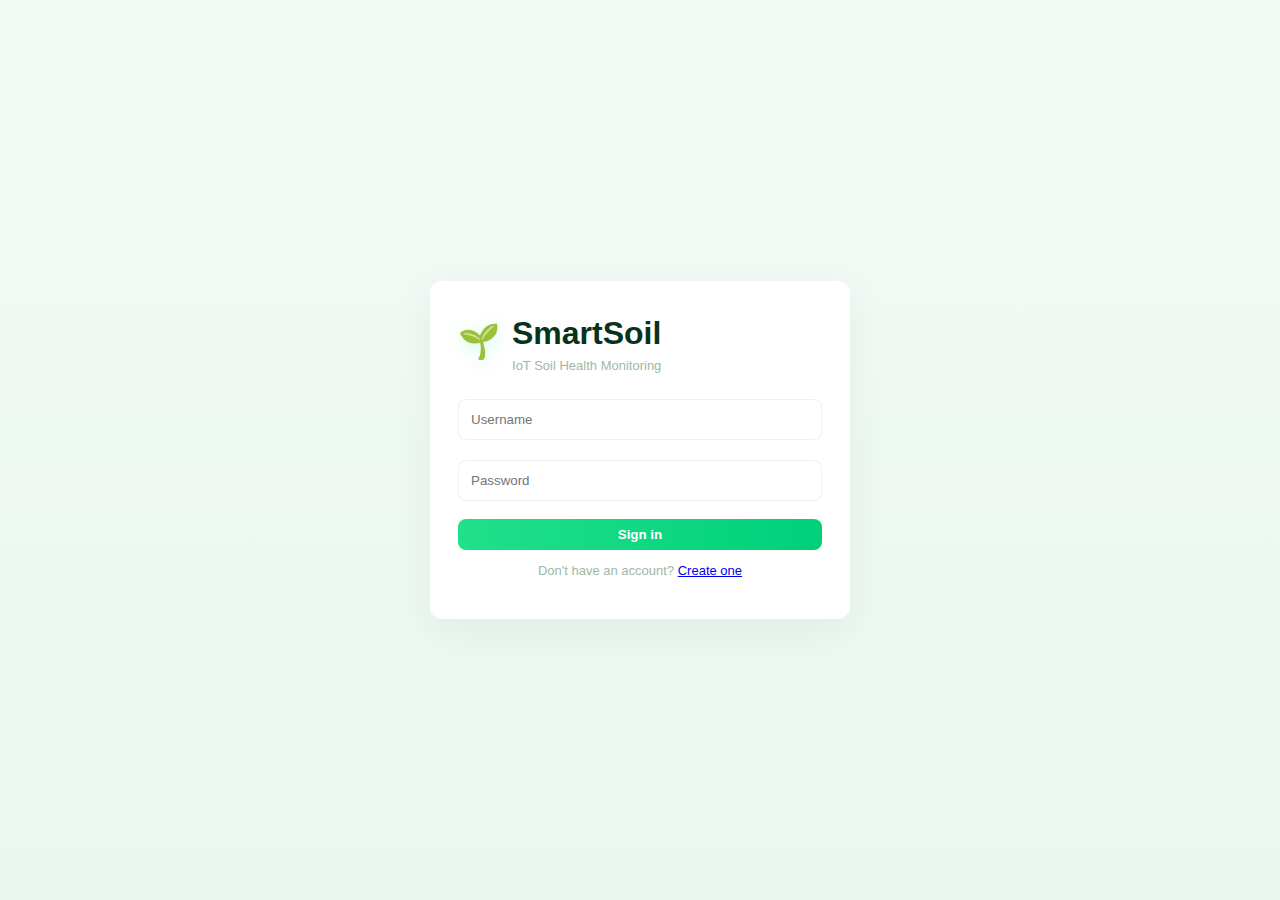
<file: index.html>
<!doctype html>
<html lang="en">
<head>
  <meta charset="utf-8"/>
  <meta name="viewport" content="width=device-width,initial-scale=1"/>
  <title>SmartSoil — Login</title>
  <link rel="stylesheet" href="style.css"/>
</head>
<body class="auth-page">
  <div class="auth-card">
    <div class="brand">
      <div class="logo">🌱</div>
      <div>
        <h1>SmartSoil</h1>
        <div class="small">IoT Soil Health Monitoring</div>
      </div>
    </div>
    <input id="login-username" placeholder="Username"/>
    <input id="login-password" type="password" placeholder="Password"/>
    <button class="btn auth-primary" onclick="loginUser()">Sign in</button>
    <p class="small">Don't have an account? <a href="register.html">Create one</a></p>
  </div>
  <script src="script.js"></script>
</body>
</html>
</file>
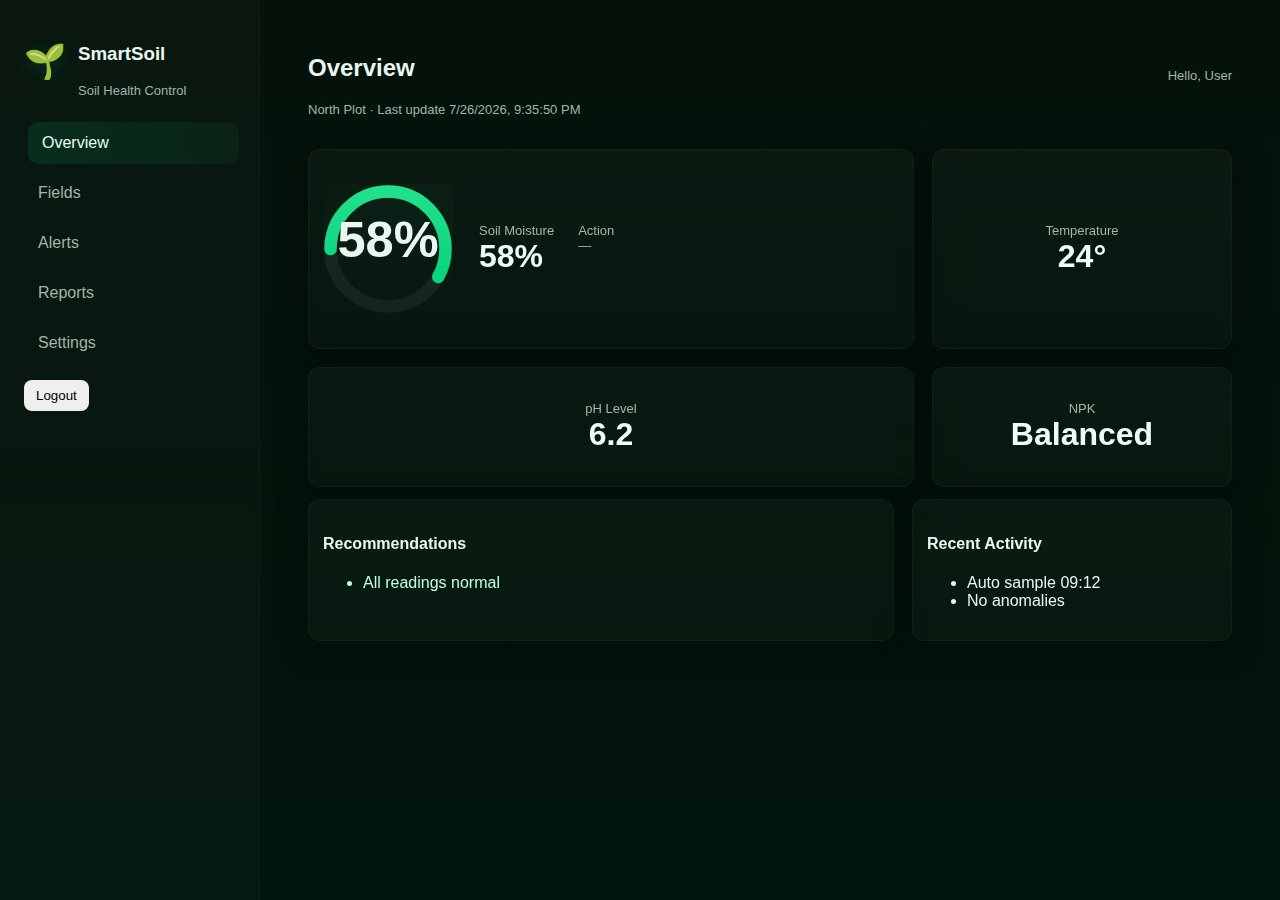
<file: admin.html>
<!doctype html>
<html lang="en">
<head>
  <meta charset="utf-8"/>
  <meta name="viewport" content="width=device-width,initial-scale=1"/>
  <title>Admin Panel — SmartSoil</title>
  <link rel="stylesheet" href="style.css"/>
  <link rel="stylesheet" href="https://cdnjs.cloudflare.com/ajax/libs/font-awesome/6.0.0/css/all.min.css"/>
</head>
<body class="app">
  <aside class="sidebar">
    <div class="brand">
      <div class="logo">🌱</div>
      <div class="brand-text"><h3>SmartSoil</h3><div class="small muted">Admin Panel</div></div>
    </div>
    <nav class="nav">
      <ul>
        <li onclick="navTo('dashboard')">Overview</li>
        <li onclick="navTo('fields')">Fields</li>
        <li onclick="navTo('alerts')">Alerts</li>
        <li onclick="navTo('reports')">Reports</li>
        <li onclick="navTo('settings')">Settings</li>
        <li class="active" onclick="navTo('admin')">Admin</li>
      </ul>
    </nav>
    <div style="margin-top:auto">
      <button class="btn btn-ghost" onclick="logoutUser()">Logout</button>
    </div>
  </aside>

  <main class="main">
    <header class="topbar">
      <div>
        <h2>Admin Panel</h2>
        <div class="small muted">Manage users & system</div>
      </div>
      <div class="small">Hello, <span id="user-name">Admin</span></div>
    </header>

    <section class="container content">
      <div class="grid">
        <div class="card">
          <h4><i class="fas fa-users"></i> User Management</h4>
          <p class="small muted">View and manage registered users</p>
          <table id="user-table" class="admin-table">
            <thead>
              <tr>
                <th>Username</th>
                <th>Email</th>
                <th>Role</th>
                <th>Actions</th>
              </tr>
            </thead>
            <tbody>
              <!-- Users will be populated here -->
            </tbody>
          </table>
        </div>

        <div class="card">
          <h4><i class="fas fa-chart-line"></i> System Overview</h4>
          <p class="small muted">Quick links to system sections</p>
          <div class="admin-links">
            <a href="#" onclick="navTo('dashboard')" class="admin-link"><i class="fas fa-tachometer-alt"></i> Dashboard</a>
            <a href="#" onclick="navTo('fields')" class="admin-link"><i class="fas fa-seedling"></i> Fields</a>
            <a href="#" onclick="navTo('alerts')" class="admin-link"><i class="fas fa-bell"></i> Alerts</a>
            <a href="#" onclick="navTo('reports')" class="admin-link"><i class="fas fa-file-alt"></i> Reports</a>
          </div>
        </div>

        <div class="card">
          <h4><i class="fas fa-cogs"></i> System Stats</h4>
          <div class="stat-grid">
            <div class="stat-item">
              <div class="stat-number" id="total-users">0</div>
              <div class="small muted">Total Users</div>
            </div>
            <div class="stat-item">
              <div class="stat-number" id="active-fields">2</div>
              <div class="small muted">Active Fields</div>
            </div>
            <div class="stat-item">
              <div class="stat-number" id="active-alerts">0</div>
              <div class="small muted">Active Alerts</div>
            </div>
          </div>
        </div>
      </div>
    </section>
  </main>

  <script src="script.js"></script>
  <script>
    document.addEventListener('DOMContentLoaded', function() {
      if (!isAdmin()) {
        alert('Access denied. Admin privileges required.');
        window.location.href = 'dashboard.html';
        return;
      }

      // Populate user table
      const users = JSON.parse(localStorage.getItem('smartsoil_users') || '[]');
      const tbody = document.getElementById('user-table').querySelector('tbody');
      users.forEach(user => {
        const row = document.createElement('tr');
        row.innerHTML = `
          <td>${user.username}</td>
          <td>${user.email}</td>
          <td>${user.role}</td>
          <td>
            <button class="btn btn-small" onclick="editUser('${user.username}')">Edit</button>
            <button class="btn btn-small btn-danger" onclick="deleteUser('${user.username}')">Delete</button>
          </td>
        `;
        tbody.appendChild(row);
      });

      // Update stats
      document.getElementById('total-users').textContent = users.length;
    });

    function editUser(username) {
      alert('Edit user: ' + username + ' (Demo: not implemented)');
    }

    function deleteUser(username) {
      if (confirm('Delete user: ' + username + '?')) {
        const users = JSON.parse(localStorage.getItem('smartsoil_users') || '[]');
        const filtered = users.filter(u => u.username !== username);
        localStorage.setItem('smartsoil_users', JSON.stringify(filtered));
        location.reload();
      }
    }
  </script>
</body>
</html>
</file>
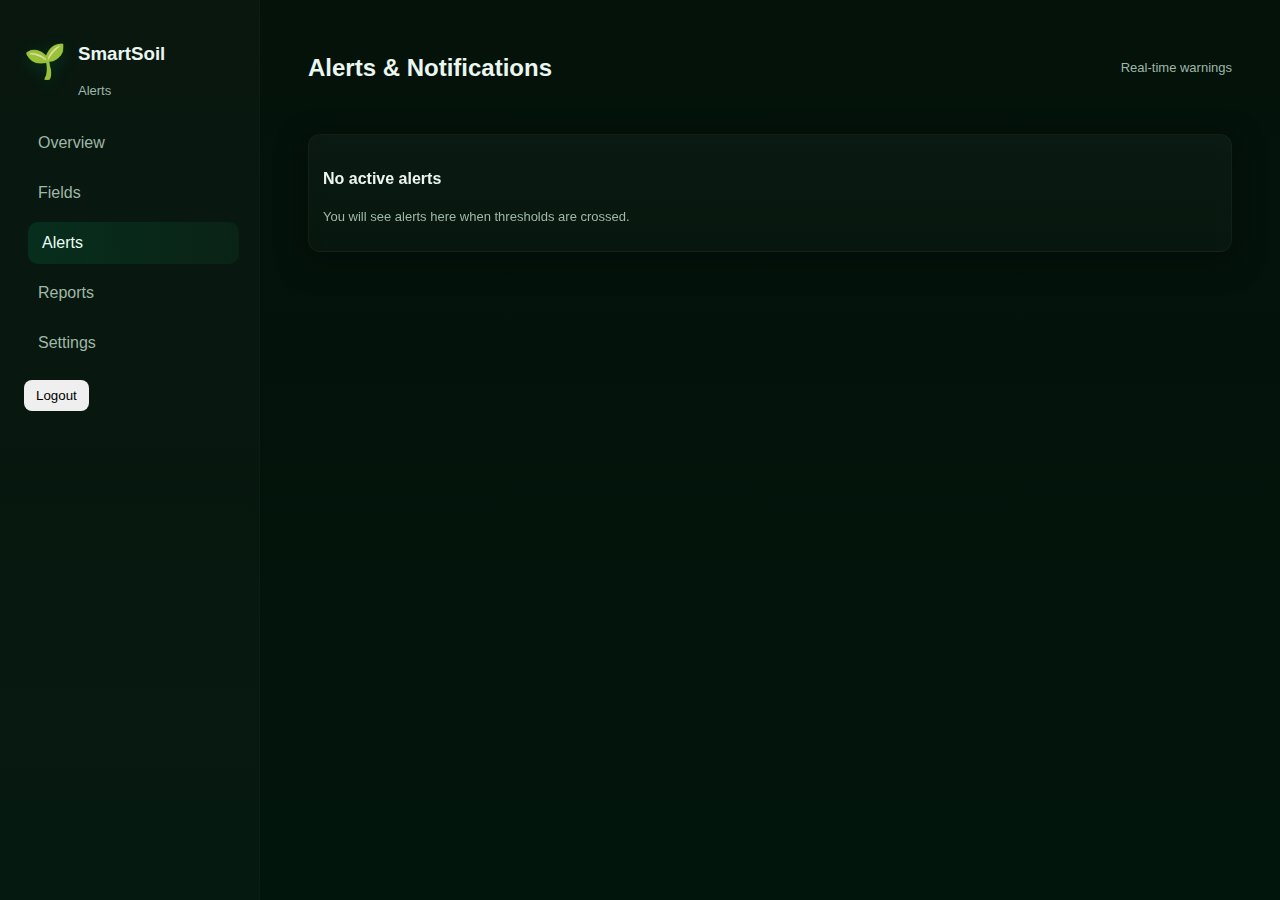
<file: alerts.html>
<!doctype html>
<html lang="en">
<head><meta charset="utf-8"/><meta name="viewport" content="width=device-width,initial-scale=1"/><title>Alerts — SmartSoil</title><link rel="stylesheet" href="style.css"/></head>
<body class="app">
  <aside class="sidebar">
    <div class="brand"><div class="logo">🌱</div><div class="brand-text"><h3>SmartSoil</h3><div class="small muted">Alerts</div></div></div>
    <nav class="nav"><ul><li onclick="navTo('dashboard')">Overview</li><li onclick="navTo('fields')">Fields</li><li class="active" onclick="navTo('alerts')">Alerts</li><li onclick="navTo('reports')">Reports</li><li onclick="navTo('settings')">Settings</li></ul></nav>
    <div style="margin-top:auto"><button class="btn btn-ghost" onclick="logoutUser()">Logout</button></div>
  </aside>
  <main class="main">
    <header class="topbar"><h2>Alerts & Notifications</h2><div class="small muted">Real-time warnings</div></header>
    <section class="container">
      <div class="card"><h4>No active alerts</h4><p class="small muted">You will see alerts here when thresholds are crossed.</p></div>
    </section>
  </main>
<script src="script.js"></script>
</body>
</html>
</file>
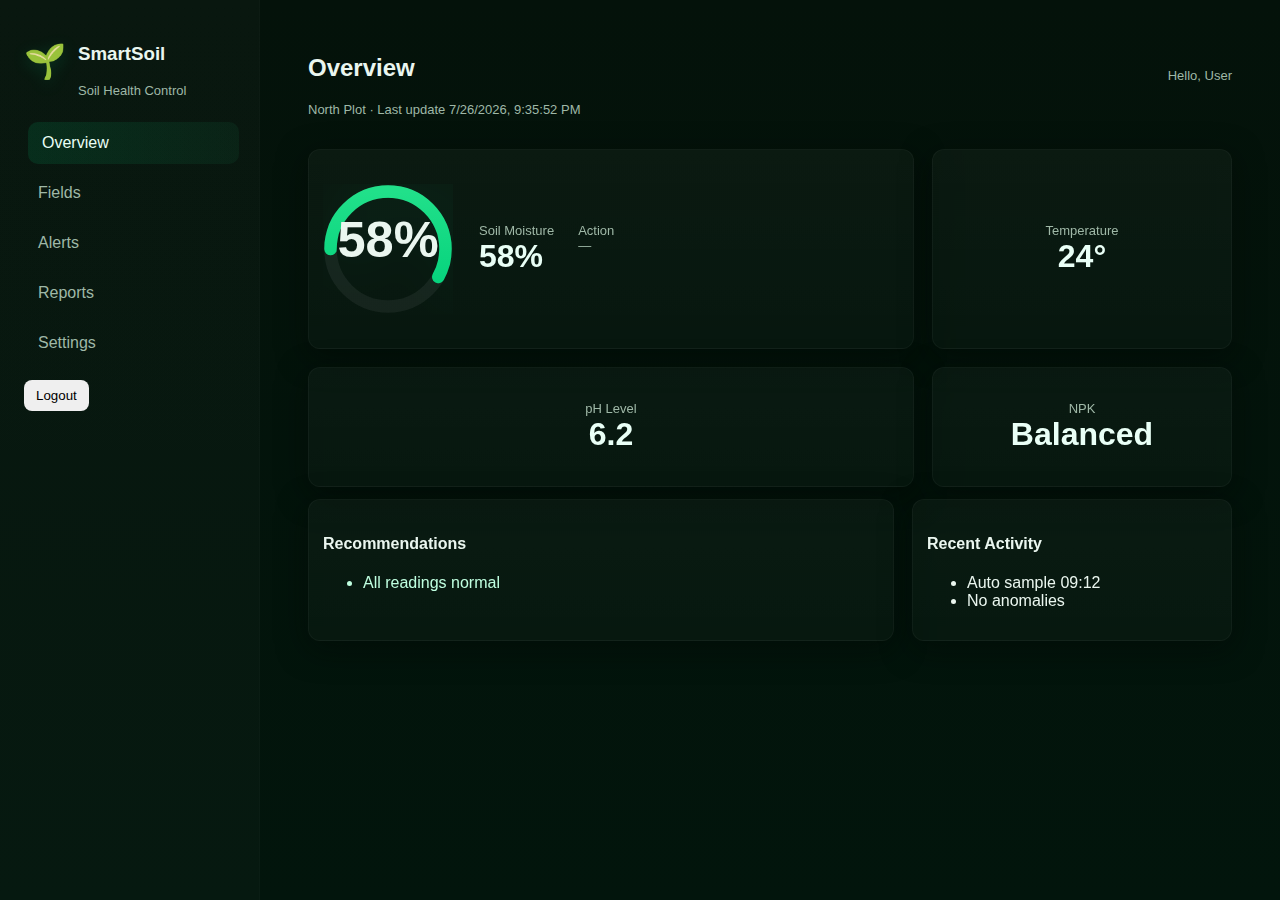
<file: dashboard.html>
<!doctype html>
<html lang="en">
<head>
  <meta charset="utf-8"/>
  <meta name="viewport" content="width=device-width,initial-scale=1"/>
  <title>SmartSoil — Dashboard</title>
  <link rel="stylesheet" href="style.css"/>
</head>
<body class="app">
  <aside class="sidebar">
    <div class="brand">
      <div class="logo">🌱</div>
      <div class="brand-text"><h3>SmartSoil</h3><div class="small muted">Soil Health Control</div></div>
    </div>
    <nav class="nav">
      <ul>
        <li class="active" onclick="navTo('dashboard')">Overview</li>
        <li onclick="navTo('fields')">Fields</li>
        <li onclick="navTo('alerts')">Alerts</li>
        <li onclick="navTo('reports')">Reports</li>
        <li onclick="navTo('settings')">Settings</li>
      </ul>
    </nav>
    <div style="margin-top:auto">
      <button class="btn btn-ghost" onclick="logoutUser()">Logout</button>
    </div>
  </aside>

  <main class="main">
    <header class="topbar">
      <div>
        <h2>Overview</h2>
        <div class="small muted">North Plot · Last update <span id="last-updated">—</span></div>
      </div>
      <div class="small">Hello, <span id="user-name">User</span></div>
    </header>

    <section class="container content">
      <div class="grid">
        <div class="card card-large">
          <div style="display:flex; gap:18px; align-items:center;">
            <svg class="circular-chart" viewBox="0 0 36 36">
              <path class="circle-bg" d="M18 2.0845 a 15.9155 15.9155 0 0 1 0 31.831 a 15.9155 15.9155 0 0 1 0 -31.831"/>
              <path id="moisture-path" class="circle" stroke="url(#g1)" stroke-dasharray="0,100" d="M18 2.0845 a 15.9155 15.9155 0 0 1 0 31.831 a 15.9155 15.9155 0 0 1 0 -31.831"/>
              <text x="18" y="20.35" class="chart-text" id="moisture-value">0%</text>
              <defs>
                <linearGradient id="g1" x1="0%" y1="0%" x2="100%" y2="0%">
                  <stop offset="0%" stop-color="#00d07a"/><stop offset="100%" stop-color="#21e08a"/>
                </linearGradient>
              </defs>
            </svg>
            <div class="meta">
              <div>
                <div class="small muted">Soil Moisture</div>
                <div class="stat" id="moisture-stat">0%</div>
              </div>
              <div style="margin-left:12px">
                <div class="small muted">Action</div>
                <div class="small">—</div>
              </div>
            </div>
          </div>
        </div>

        <div class="card center">
          <div class="small muted">Temperature</div>
          <div class="stat" id="temp-val">0°</div>
        </div>

        <div class="card center">
          <div class="small muted">pH Level</div>
          <div class="stat" id="ph-val">0.0</div>
        </div>

        <div class="card center">
          <div class="small muted">NPK</div>
          <div class="stat" id="npk-val">—</div>
        </div>
      </div>

      <div class="lower-grid">
        <div class="card">
          <h4>Recommendations</h4>
          <ul id="reco-list"></ul>
        </div>
        <div class="card">
          <h4>Recent Activity</h4>
          <ul id="activity-list"></ul>
        </div>
      </div>
    </section>
  </main>

  <script src="script.js"></script>
</body>
</html>
</file>
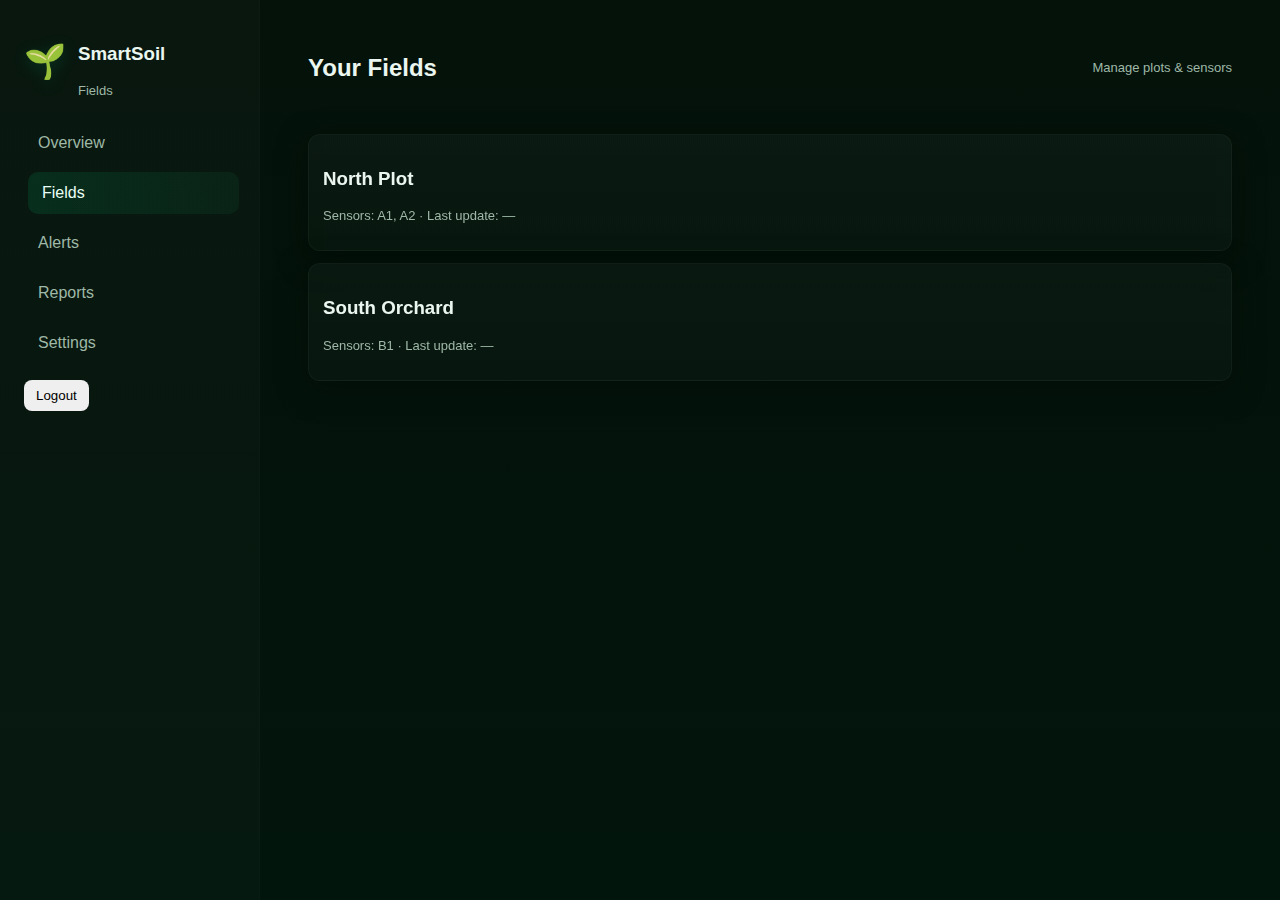
<file: fields.html>
<!doctype html>
<html lang="en">
<head><meta charset="utf-8"/><meta name="viewport" content="width=device-width,initial-scale=1"/><title>Fields — SmartSoil</title><link rel="stylesheet" href="style.css"/></head>
<body class="app">
  <aside class="sidebar">
    <div class="brand"><div class="logo">🌱</div><div class="brand-text"><h3>SmartSoil</h3><div class="small muted">Fields</div></div></div>
    <nav class="nav"><ul><li onclick="navTo('dashboard')">Overview</li><li class="active" onclick="navTo('fields')">Fields</li><li onclick="navTo('alerts')">Alerts</li><li onclick="navTo('reports')">Reports</li><li onclick="navTo('settings')">Settings</li></ul></nav>
    <div style="margin-top:auto"><button class="btn btn-ghost" onclick="logoutUser()">Logout</button></div>
  </aside>
  <main class="main">
    <header class="topbar"><h2>Your Fields</h2><div class="small muted">Manage plots & sensors</div></header>
    <section class="container">
      <div class="card"><h3>North Plot</h3><p class="small muted">Sensors: A1, A2 · Last update: —</p></div>
      <div style="height:12px"></div>
      <div class="card"><h3>South Orchard</h3><p class="small muted">Sensors: B1 · Last update: —</p></div>
    </section>
  </main>
<script src="script.js"></script>
</body>
</html>
</file>
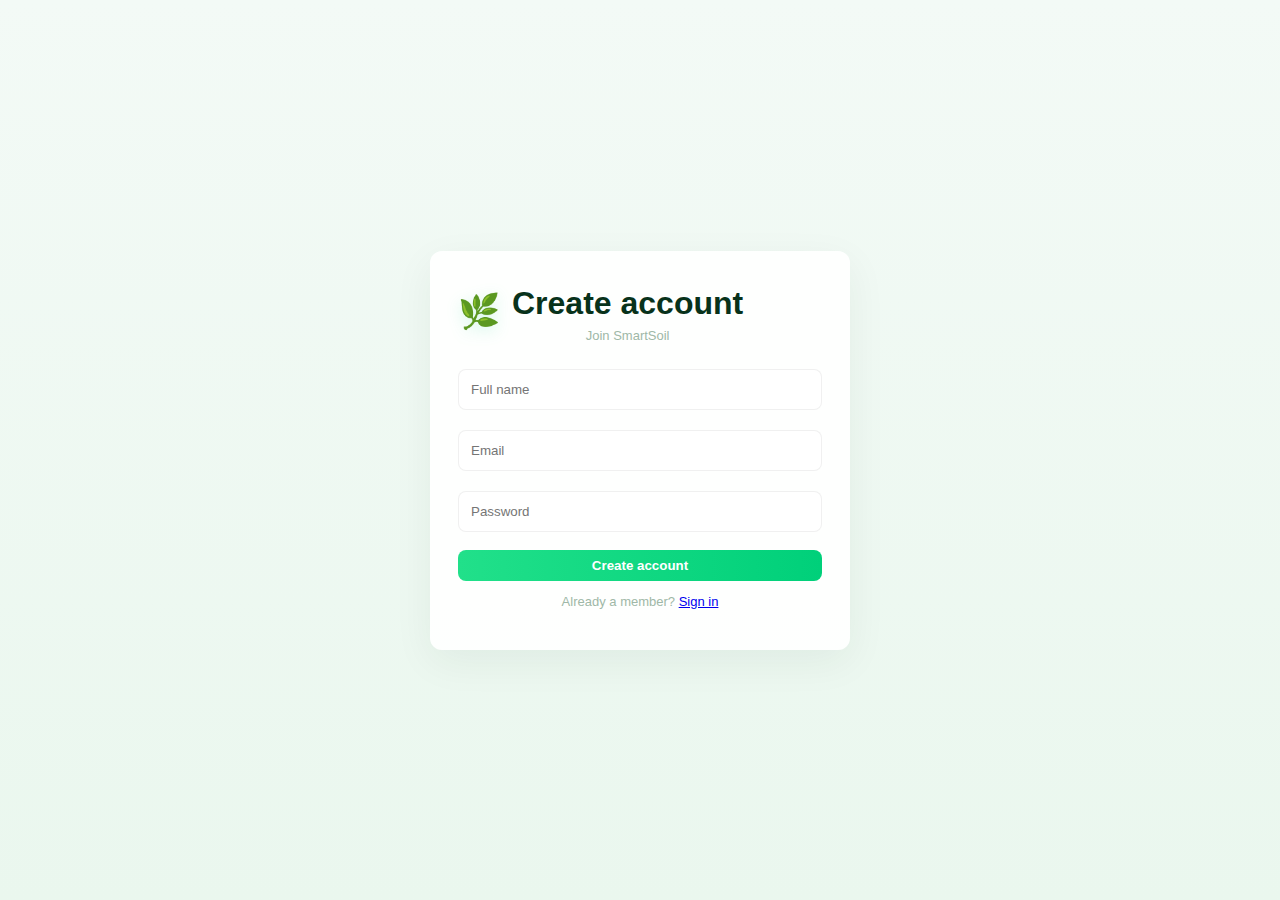
<file: register.html>
<!doctype html>
<html lang="en">
<head>
  <meta charset="utf-8"/>
  <meta name="viewport" content="width=device-width,initial-scale=1"/>
  <title>SmartSoil — Register</title>
  <link rel="stylesheet" href="style.css"/>
</head>
<body class="auth-page">
  <div class="auth-card">
    <div class="brand">
      <div class="logo">🌿</div>
      <div>
        <h1>Create account</h1>
        <div class="small">Join SmartSoil</div>
      </div>
    </div>
    <input id="reg-username" placeholder="Full name"/>
    <input id="reg-email" placeholder="Email"/>
    <input id="reg-password" type="password" placeholder="Password"/>
    <button class="btn auth-primary" onclick="registerUser()">Create account</button>
    <p class="small">Already a member? <a href="index.html">Sign in</a></p>
  </div>
  <script src="script.js"></script>
</body>
</html>
</file>
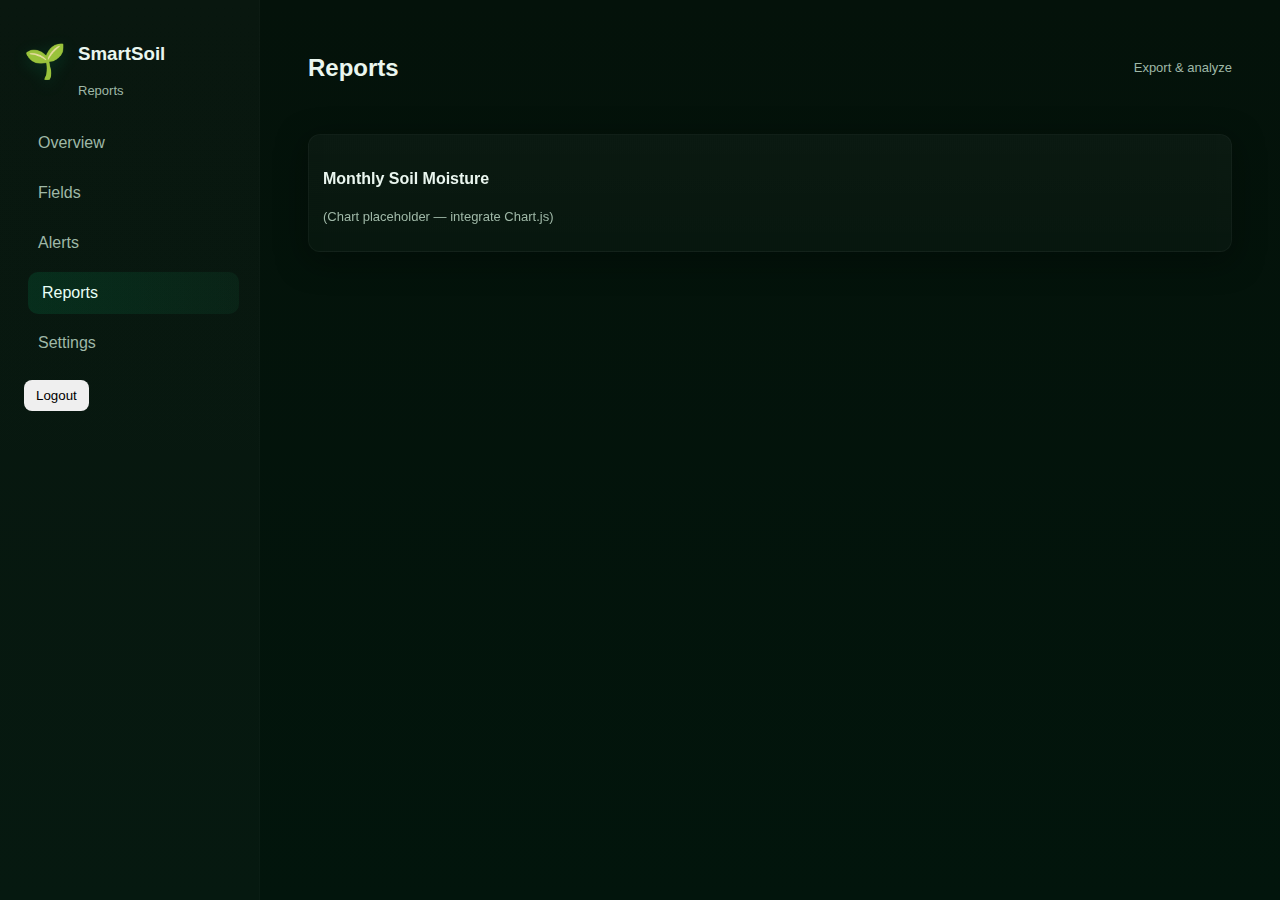
<file: reports.html>
<!doctype html>
<html lang="en">
<head><meta charset="utf-8"/><meta name="viewport" content="width=device-width,initial-scale=1"/><title>Reports — SmartSoil</title><link rel="stylesheet" href="style.css"/></head>
<body class="app">
  <aside class="sidebar">
    <div class="brand"><div class="logo">🌱</div><div class="brand-text"><h3>SmartSoil</h3><div class="small muted">Reports</div></div></div>
    <nav class="nav"><ul><li onclick="navTo('dashboard')">Overview</li><li onclick="navTo('fields')">Fields</li><li onclick="navTo('alerts')">Alerts</li><li class="active" onclick="navTo('reports')">Reports</li><li onclick="navTo('settings')">Settings</li></ul></nav>
    <div style="margin-top:auto"><button class="btn btn-ghost" onclick="logoutUser()">Logout</button></div>
  </aside>
  <main class="main">
    <header class="topbar"><h2>Reports</h2><div class="small muted">Export & analyze</div></header>
    <section class="container">
      <div class="card"><h4>Monthly Soil Moisture</h4><p class="small muted">(Chart placeholder — integrate Chart.js)</p></div>
    </section>
  </main>
<script src="script.js"></script>
</body>
</html>
</file>
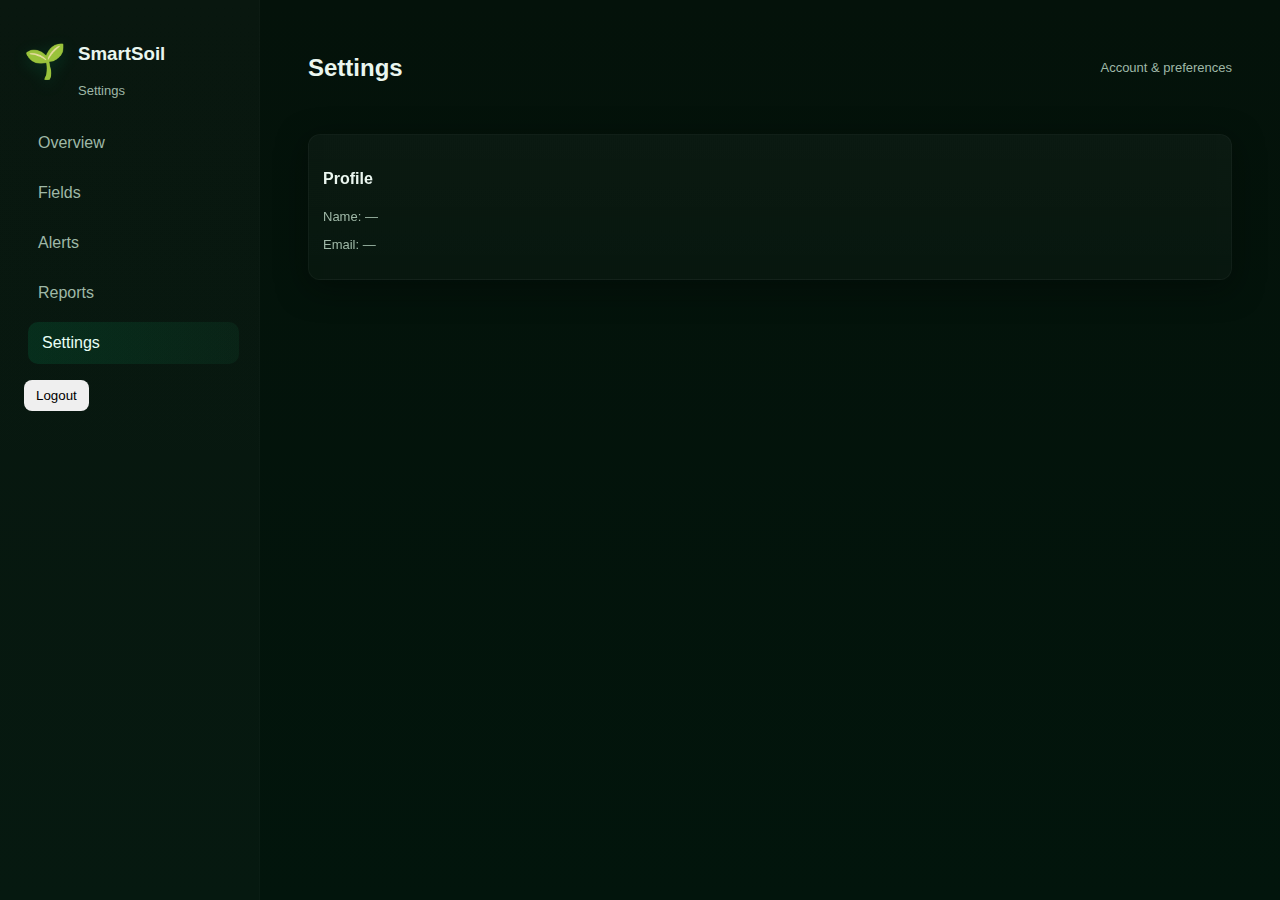
<file: settings.html>
<!doctype html>
<html lang="en">
<head><meta charset="utf-8"/><meta name="viewport" content="width=device-width,initial-scale=1"/><title>Settings — SmartSoil</title><link rel="stylesheet" href="style.css"/></head>
<body class="app">
  <aside class="sidebar">
    <div class="brand"><div class="logo">🌱</div><div class="brand-text"><h3>SmartSoil</h3><div class="small muted">Settings</div></div></div>
    <nav class="nav"><ul><li onclick="navTo('dashboard')">Overview</li><li onclick="navTo('fields')">Fields</li><li onclick="navTo('alerts')">Alerts</li><li onclick="navTo('reports')">Reports</li><li class="active" onclick="navTo('settings')">Settings</li></ul></nav>
    <div style="margin-top:auto"><button class="btn btn-ghost" onclick="logoutUser()">Logout</button></div>
  </aside>
  <main class="main">
    <header class="topbar"><h2>Settings</h2><div class="small muted">Account & preferences</div></header>
    <section class="container">
      <div class="card">
        <h4>Profile</h4>
        <p class="small muted">Name: <span id="profile-name">—</span></p>
        <p class="small muted">Email: <span id="profile-email">—</span></p>
      </div>
    </section>
  </main>
<script src="script.js"></script>
</body>
</html>
</file>
<file: style.css>
:root{
  --dark-bg-1: #04120a;
  --dark-bg-2: #02150c;
  --accent: #00d07a;
  --accent-2: #21e08a;
  --muted: #9fb8a7;
  --card-bg: rgba(255,255,255,0.03);
  --glass-border: rgba(255,255,255,0.04);
  --light-bg: #f3faf6;
  --light-panel: rgba(255,255,255,0.9);
  --light-text: #08321b;
}

*{box-sizing:border-box}
html,body{height:100%; margin:0; font-family:Inter, 'Segoe UI', Roboto, Arial; -webkit-font-smoothing:antialiased;}

/* ------------------ Shared utils ------------------ */
.container{max-width:1100px; margin:0 auto; padding:20px;}
.topbar, .footer{display:flex; justify-content:space-between; align-items:center; padding:12px 20px;}

.btn{padding:8px 12px; border-radius:8px; cursor:pointer; border:none;}
.small{font-size:13px; color:var(--muted)}

/* ------------------ Light Auth Pages ------------------ */
.auth-page{min-height:100vh; display:flex; align-items:center; justify-content:center; background:linear-gradient(180deg,var(--light-bg),#eaf7ee); color:var(--light-text);}
.auth-card{width:420px; background:var(--light-panel); padding:28px; border-radius:12px; box-shadow:0 12px 40px rgba(8,50,27,0.06); text-align:center;}
.auth-card h1{margin:6px 0 6px 0}
.auth-card input{width:100%; padding:12px; margin:10px 0; border-radius:8px; border:1px solid rgba(0,0,0,0.06);}
.auth-primary{background:linear-gradient(90deg,var(--accent-2),var(--accent)); color:white; width:100%; margin-top:8px; font-weight:600;}

/* ------------------ Dark Dashboard Pages ------------------ */
.app{display:flex; min-height:100vh; background: linear-gradient(180deg,var(--dark-bg-1),var(--dark-bg-2)); color:#eaf6ef;}
.sidebar{width:260px; padding:24px; background: linear-gradient(180deg, rgba(255,255,255,0.02), rgba(255,255,255,0.015)); border-right:1px solid rgba(255,255,255,0.02);}
.brand{display:flex; gap:12px; align-items:center; margin-bottom:16px}
.brand .logo{font-size:34px; filter: drop-shadow(0 4px 8px rgba(0,208,122,0.16))}
.nav ul{list-style:none; padding:8px 0; margin:0}
.nav li{padding:12px 14px; border-radius:10px; color:var(--muted); margin-bottom:8px; cursor:pointer; transition:all .18s ease;}
.nav li.active{ background: linear-gradient(90deg, rgba(0,208,122,0.12), rgba(33,224,138,0.06)); color: #e9fff6; transform:translateX(4px)}
.main{flex:1; padding:22px 28px}
.card{background: linear-gradient(180deg, rgba(255,255,255,0.03), rgba(255,255,255,0.02)); border-radius:12px; padding:14px; border:1px solid var(--glass-border); box-shadow:0 8px 30px rgba(2,10,6,0.55); backdrop-filter: blur(6px);}

/* grid */
.grid{display:grid; grid-template-columns: 1fr 300px; gap:18px;}
.card-large{display:flex; gap:18px; align-items:center; min-height:200px;}
.circular-chart{width:130px; height:130px;}
.circle-bg{fill:none; stroke: rgba(255,255,255,0.06); stroke-width:3.5}
.circle{fill:none; stroke-width:3.5; stroke-linecap:round; transform: rotate(-90deg); transform-origin:center; filter: drop-shadow(0 6px 8px rgba(0,208,122,0.18));}
.chart-text{font-size:14px; text-anchor:middle; fill:#eaf6ef; font-weight:600}
.meta{display:flex; gap:12px; margin-left:8px}
.center{display:flex; flex-direction:column; align-items:center; justify-content:center; min-height:120px}
.stat{font-size:32px; font-weight:700; color: #e9fff6}
.lower-grid{display:grid; grid-template-columns: 1fr 320px; gap:18px; margin-top:12px;}

/* responsive */
@media (max-width:1000px){
  .grid{grid-template-columns: 1fr;}
  .lower-grid{grid-template-columns: 1fr;}
  .sidebar{display:none;}
}

/* Admin Panel Styles */
.admin-table {
  width: 100%;
  border-collapse: collapse;
  margin-top: 12px;
}

.admin-table th, .admin-table td {
  padding: 8px 12px;
  text-align: left;
  border-bottom: 1px solid var(--glass-border);
}

.admin-table th {
  background: rgba(255,255,255,0.05);
  font-weight: 600;
  color: #e9fff6;
}

.admin-table td {
  color: var(--muted);
}

.btn-small {
  padding: 4px 8px;
  font-size: 12px;
  margin-right: 4px;
}

.btn-danger {
  background: #ff4757;
  color: white;
}

.admin-links {
  display: flex;
  flex-wrap: wrap;
  gap: 12px;
  margin-top: 12px;
}

.admin-link {
  display: flex;
  align-items: center;
  gap: 8px;
  padding: 8px 12px;
  background: rgba(255,255,255,0.05);
  border-radius: 8px;
  text-decoration: none;
  color: var(--muted);
  transition: all 0.2s ease;
}

.admin-link:hover {
  background: rgba(0,208,122,0.1);
  color: #e9fff6;
}

.stat-grid {
  display: grid;
  grid-template-columns: repeat(3, 1fr);
  gap: 12px;
  margin-top: 12px;
}

.stat-item {
  text-align: center;
}

.stat-number {
  font-size: 24px;
  font-weight: 700;
  color: var(--accent);
}

/* little helpers */
.muted{color:var(--muted);}
.center-text{text-align:center;}
</file>
